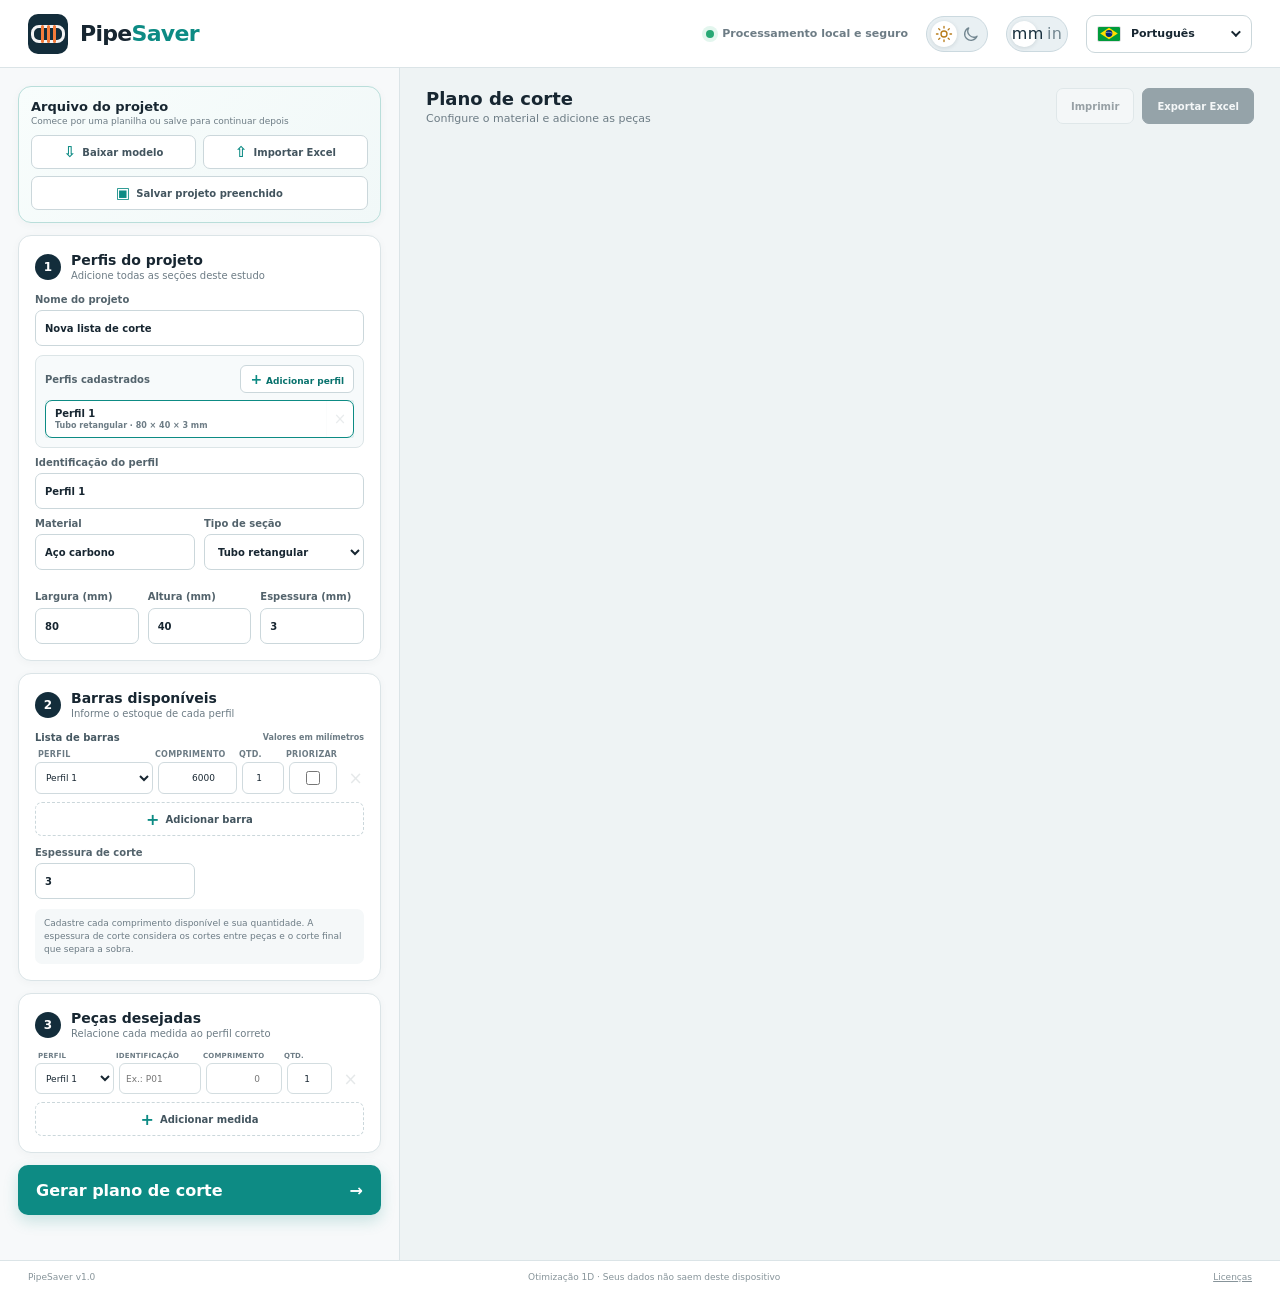
<file: index.html>
<!doctype html>
<html lang="pt-BR">
<head>
  <script src="theme.js?v=1"></script>
  <script src="unit.js?v=1"></script>
  <meta charset="utf-8">
  <meta name="viewport" content="width=device-width, initial-scale=1">
  <meta name="description" content="PipeSaver — otimizador online de listas de corte para tubos, barras e perfis.">
  <title>PipeSaver — Lista de corte de tubos</title>
  <link rel="stylesheet" href="styles.css?v=20260930-theme">
  <link rel="stylesheet" href="theme.css?v=1">
</head>
<body>
  <header class="topbar">
    <a class="brand" href="#" aria-label="PipeSaver">
      <span class="brand-mark" aria-hidden="true"><i></i><i></i><i></i></span>
      <span class="brand-name"><strong>Pipe</strong><b>Saver</b></span>
    </a>
    <div class="topbar-actions">
      <div class="top-status"><span></span><b data-i18n="localProcessing">Processamento local e seguro</b></div>
      <div id="languagePicker" class="language-picker">
        <button id="languageButton" class="language-trigger" type="button" aria-haspopup="listbox" aria-expanded="false" aria-label="Idioma: Português">
          <img id="currentFlag" src="flags/br.svg" alt=""><span id="currentLanguage">Português</span><i aria-hidden="true"></i>
        </button>
        <div id="languageMenu" class="language-menu" role="listbox" aria-label="Idioma" hidden>
          <button type="button" role="option" data-language="pt-BR"><img src="flags/br.svg" alt="">Português</button>
          <button type="button" role="option" data-language="en-US"><img src="flags/us.svg" alt="">English</button>
          <button type="button" role="option" data-language="es-ES"><img src="flags/es.svg" alt="">Español</button>
          <button type="button" role="option" data-language="zh-CN"><img src="flags/cn.svg" alt="">中文</button>
          <button type="button" role="option" data-language="hi-IN"><img src="flags/in.svg" alt="">हिन्दी</button>
          <button type="button" role="option" data-language="ar-SA"><img src="flags/sa.svg" alt="">العربية</button>
          <button type="button" role="option" data-language="fr-FR"><img src="flags/fr.svg" alt="">Français</button>
          <button type="button" role="option" data-language="bn-BD"><img src="flags/bd.svg" alt="">বাংলা</button>
          <button type="button" role="option" data-language="ru-RU"><img src="flags/ru.svg" alt="">Русский</button>
          <button type="button" role="option" data-language="de-DE"><img src="flags/de.svg" alt="">Deutsch</button>
          <button type="button" role="option" data-language="it-IT"><img src="flags/it.svg" alt="">Italiano</button>
          <button type="button" role="option" data-language="ja-JP"><img src="flags/jp.svg" alt="">日本語</button>
        </div>
        <select id="languageSelect" class="language-native-select" aria-label="Idioma" tabindex="-1">
          <option value="pt-BR">Português</option><option value="en-US">English</option><option value="es-ES">Español</option><option value="zh-CN">中文</option><option value="hi-IN">हिन्दी</option><option value="ar-SA">العربية</option><option value="fr-FR">Français</option><option value="bn-BD">বাংলা</option><option value="ru-RU">Русский</option><option value="de-DE">Deutsch</option><option value="it-IT">Italiano</option><option value="ja-JP">日本語</option>
        </select>
      </div>
    </div>
  </header>

  <main class="app-shell">
    <aside class="sidebar">
      <section class="panel project-file-panel">
        <div class="project-file-heading"><div><h2 data-i18n="projectFile">Arquivo do projeto</h2><p data-i18n="projectFileHelp">Comece por uma planilha ou salve para continuar depois</p></div></div>
        <div class="import-actions">
          <button id="templateButton" class="ghost-button" type="button"><span aria-hidden="true">⇩</span><b data-i18n="downloadTemplate">Baixar modelo</b></button>
          <label class="ghost-button import-button"><span aria-hidden="true">⇧</span><b data-i18n="importExcel">Importar Excel</b><input id="excelInput" type="file" accept=".xlsx,.xls,.csv" hidden></label>
          <button id="saveProjectButton" class="ghost-button save-project-button" type="button"><span aria-hidden="true">▣</span><b data-i18n="saveProject">Salvar projeto preenchido</b></button>
        </div>
      </section>

      <section class="panel">
        <div class="section-heading"><span>1</span><div><h2 data-i18n="projectProfiles">Perfis do projeto</h2><p data-i18n="projectProfilesHelp">Adicione todas as seções deste estudo</p></div></div>
        <label class="field full"><span data-i18n="projectName">Nome do projeto</span><input id="projectName" value="Nova lista de corte" maxlength="80"></label>
        <div class="profile-switcher">
          <div class="profile-list-heading"><span data-i18n="registeredProfiles">Perfis cadastrados</span><button id="addProfileButton" type="button"><b>+</b><span data-i18n="addProfile">Adicionar perfil</span></button></div>
          <div id="profileList" class="profile-list" role="listbox" aria-label="Perfis cadastrados"></div>
        </div>
        <label class="field full profile-name-field"><span data-i18n="profileIdentification">Identificação do perfil</span><input id="profileName" value="Perfil 1" maxlength="60" placeholder="Ex.: Tubo principal Ø60 × 3" data-i18n-placeholder="profilePlaceholder"></label>
        <div class="field-grid two">
          <label class="field"><span data-i18n="material">Material</span><input id="material" value="Aço carbono" maxlength="50"></label>
          <label class="field"><span data-i18n="sectionType">Tipo de seção</span>
            <select id="sectionType">
              <option value="roundTube" data-i18n="roundTube">Tubo redondo</option>
              <option value="squareTube" data-i18n="squareTube">Tubo quadrado</option>
              <option value="rectTube" selected data-i18n="rectTube">Tubo retangular</option>
              <option value="roundBar" data-i18n="roundBar">Barra redonda</option>
              <option value="flatBar" data-i18n="flatBar">Barra chata</option>
              <option value="angle" data-i18n="angle">Cantoneira</option>
              <option value="custom" data-i18n="customProfile">Outro perfil</option>
            </select>
          </label>
        </div>
        <div id="dimensionFields" class="field-grid three dimensions"></div>
      </section>

      <section class="panel">
        <div class="section-heading"><span>2</span><div><h2 data-i18n="availableBars">Barras disponíveis</h2><p data-i18n="availableBarsHelp">Informe o estoque de cada perfil</p></div></div>
        <div class="stock-heading"><strong data-i18n="barList">Lista de barras</strong><small data-i18n="valuesMm">Valores em milímetros</small></div>
        <div class="stock-columns"><span data-i18n="profile">Perfil</span><span data-i18n="length">Comprimento</span><span data-i18n="qty">Qtd.</span><span data-i18n="prioritize">Priorizar</span><span></span></div>
        <div id="stockBody" class="stock-list"></div>
        <button id="addStockButton" class="add-row-button stock-add-button" type="button"><span>+</span><b data-i18n="addBar">Adicionar barra</b></button>
        <div class="tool-field">
          <label class="field"><span data-i18n="kerf">Espessura de corte</span><input id="kerf" type="number" value="3" min="0" step="0.1"></label>
        </div>
        <p class="field-help" data-i18n="barHelp">Cadastre cada comprimento disponível e sua quantidade. A espessura de corte considera os cortes entre peças e o corte final que separa a sobra.</p>
      </section>

      <section class="panel cuts-panel">
        <div class="section-heading"><span>3</span><div><h2 data-i18n="desiredPieces">Peças desejadas</h2><p data-i18n="desiredPiecesHelp">Relacione cada medida ao perfil correto</p></div></div>
        <div class="cut-columns"><span data-i18n="profile">Perfil</span><span data-i18n="identification">Identificação</span><span data-i18n="length">Comprimento</span><span data-i18n="qty">Qtd.</span><span></span></div>
        <div id="cutsBody" class="cuts-list"></div>
        <button id="addCutButton" class="add-row-button" type="button"><span>+</span><b data-i18n="addMeasure">Adicionar medida</b></button>
      </section>

      <button id="optimizeButton" class="primary-button" type="button"><span data-i18n="generatePlan">Gerar plano de corte</span><span>→</span></button>
      <div id="message" class="message" role="status" aria-live="polite"></div>
    </aside>

    <section class="workspace">
      <div class="workspace-toolbar">
        <div><h1 data-i18n="cuttingPlan">Plano de corte</h1><p id="resultSubtitle" data-i18n="configureMaterial">Configure o material e adicione as peças</p></div>
        <div class="toolbar-actions">
          <button id="printButton" class="secondary-button" disabled data-i18n="print">Imprimir</button>
          <button id="exportButton" class="export-button" disabled data-i18n="exportExcel">Exportar Excel</button>
        </div>
      </div>

      <section class="result-area">
        <div id="resultContent" hidden>
          <div class="metrics">
            <article><span class="metric-icon bars">▤</span><div><small data-i18n="barsUsed">Barras utilizadas</small><strong id="metricBars">—</strong></div></article>
            <article><span class="metric-icon usage">◔</span><div><small data-i18n="utilization">Aproveitamento</small><strong id="metricUsage">—</strong></div></article>
            <article><span class="metric-icon pieces">◇</span><div><small data-i18n="pieces">Peças</small><strong id="metricPieces">—</strong></div></article>
            <article><span class="metric-icon waste">↘</span><div><small data-i18n="totalWaste">Sobra total</small><strong id="metricWaste">—</strong></div></article>
          </div>

          <div class="result-card visual-card">
            <div class="card-heading"><div><h2 data-i18n="barMap">Mapa das barras</h2><p data-i18n="barMapHelp">Cada cor representa uma medida da lista</p></div><span id="profileBadge" class="profile-badge"></span></div>
            <div id="barsVisual" class="bars-visual"></div>
          </div>

          <div class="result-card">
            <div class="card-heading"><div><h2 data-i18n="cutList">Lista de corte</h2><p data-i18n="cutListHelp">Padrões iguais são agrupados para facilitar a produção</p></div></div>
            <div class="result-table-wrap">
              <table class="result-table">
                <thead><tr><th data-i18n="profile">Perfil</th><th data-i18n="pattern">Padrão</th><th data-i18n="barUsed">Barra utilizada</th><th data-i18n="qty">Qtd.</th><th data-i18n="cutSequence">Sequência de cortes</th><th data-i18n="used">Usado</th><th data-i18n="wastePerBar">Sobra/barra</th><th data-i18n="utilization">Aproveitamento</th></tr></thead>
                <tbody id="patternsBody"></tbody>
              </table>
            </div>
          </div>
        </div>
      </section>
    </section>
  </main>

  <footer><span>PipeSaver v1.0</span><span data-i18n="footerPrivacy">Otimização 1D · Seus dados não saem deste dispositivo</span><a href="THIRD_PARTY_NOTICES.md" target="_blank" rel="noopener" data-i18n="licenses">Licenças</a></footer>
  <script src="vendor/xlsx.full.min.js"></script>
  <script src="i18n.js"></script>
  <script src="app.js?v=20260930-theme"></script>
</body>
</html>
</file>
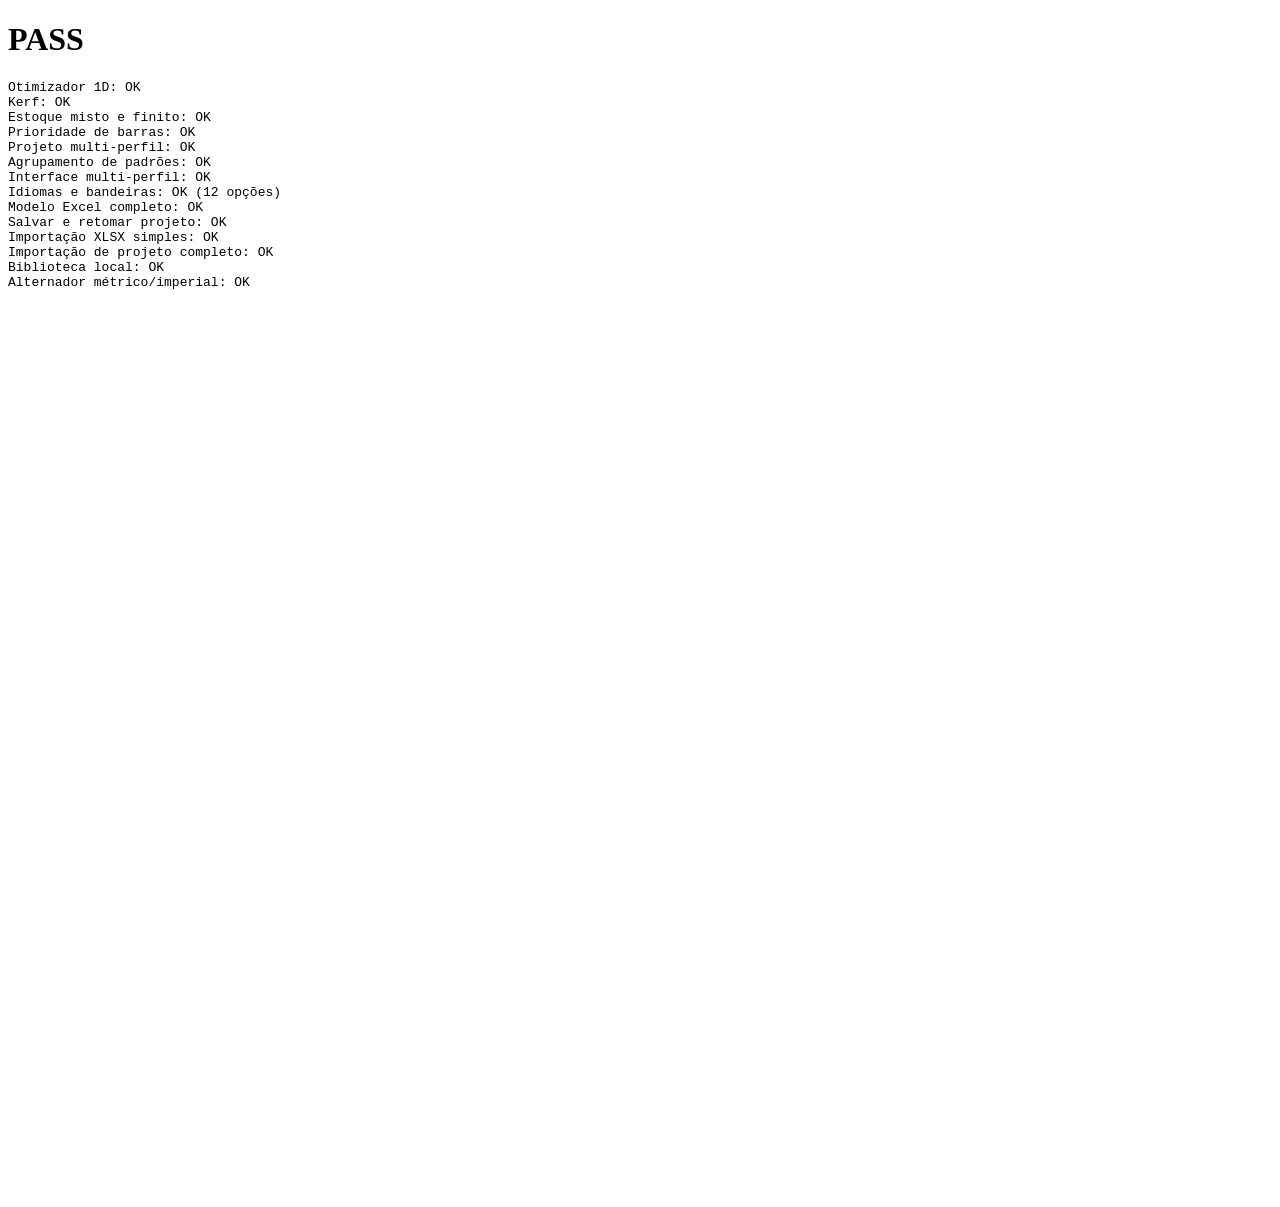
<file: tests/browser-tests.html>
<!doctype html>
<html lang="pt-BR">
<head><meta charset="utf-8"><title>Testes PipeSaver</title></head>
<body>
  <h1 id="status">RUNNING</h1>
  <pre id="details"></pre>
  <iframe id="app" src="../index.html" style="position:absolute;width:400px;height:900px;opacity:0;pointer-events:none"></iframe>
  <script>
    const wait = ms => new Promise(resolve => setTimeout(resolve, ms));
    document.getElementById('app').addEventListener('load', async () => {
      const log = [];
      try {
        const frame = document.getElementById('app'), win = frame.contentWindow, doc = frame.contentDocument;
        const core = win.PipeSaverCore;
        if (!core) throw new Error('API PipeSaverCore não carregada');
        if (!win.XLSX) throw new Error('SheetJS local não carregado');
        if (!doc.querySelector('.sidebar').firstElementChild.classList.contains('project-file-panel')) throw new Error('Arquivo do projeto não está acima da etapa 1');
        if (doc.getElementById('emptyState')) throw new Error('O painel vazio ainda está presente');
        if (doc.querySelector('.brand-name').textContent.replace(/\s/g, '') !== 'PipeSaver' || doc.querySelector('.brand small')) throw new Error('A marca PipeSaver não foi compactada corretamente');
        if (core.numberFrom('1.250,5') !== 1250.5) throw new Error('Conversão numérica pt-BR inválida');
        const languageSelect = doc.getElementById('languageSelect'), languageOptions = doc.querySelectorAll('#languageMenu [data-language]'), currentFlag = doc.getElementById('currentFlag');
        if (languageSelect.options.length !== 12 || languageOptions.length !== 12 || !currentFlag.getAttribute('src').endsWith('flags/br.svg')) throw new Error('Seletor de idiomas ou bandeira do Brasil inválido');
        await wait(50);
        if (!currentFlag.complete || !currentFlag.naturalWidth) throw new Error('Arquivo SVG da bandeira não foi carregado');
        const languageChecks = { 'en-US':'Cutting plan', 'es-ES':'Plan de corte', 'zh-CN':'切割方案', 'hi-IN':'कटिंग प्लान', 'ar-SA':'خطة القطع', 'fr-FR':'Plan de coupe', 'bn-BD':'কাটিং প্ল্যান', 'ru-RU':'Карта раскроя', 'de-DE':'Schnittplan', 'it-IT':'Piano di taglio', 'ja-JP':'切断プラン' };
        for (const [language, expected] of Object.entries(languageChecks)) {
          languageSelect.value = language; languageSelect.dispatchEvent(new Event('change'));
          if (doc.querySelector('[data-i18n="cuttingPlan"]').textContent !== expected) throw new Error(`Tradução inválida: ${language}`);
        }
        if (!currentFlag.getAttribute('src').endsWith('flags/jp.svg')) throw new Error('Bandeira selecionada não foi atualizada');
        languageSelect.value = 'ar-SA'; languageSelect.dispatchEvent(new Event('change'));
        if (doc.documentElement.dir !== 'rtl') throw new Error('Direção RTL do árabe inválida');
        languageSelect.value = 'pt-BR'; languageSelect.dispatchEvent(new Event('change'));
        if (doc.documentElement.dir !== 'ltr' || !currentFlag.getAttribute('src').endsWith('flags/br.svg')) throw new Error('Português ou bandeira do Brasil não foram restaurados');

        const base = { projectName:'Teste', material:'Aço', profile:{type:'rectTube',label:'Tubo retangular',dimensions:{width:80,height:40,thickness:3}}, stockLength:6000 };
        const noKerf = core.optimizeCuttingList({ ...base, kerf:0, cuts:[{id:'A',length:3000,quantity:2,colorIndex:0}] });
        if (noKerf.bins.length !== 1 || noKerf.totalWaste !== 0) throw new Error('Plano sem kerf incorreto');
        const withKerf = core.optimizeCuttingList({ ...base, kerf:3, cuts:[{id:'A',length:3000,quantity:2,colorIndex:0}] });
        if (withKerf.bins.length !== 2 || withKerf.totalKerfLoss !== 6 || withKerf.totalWaste !== 5994 || withKerf.utilization !== 50) throw new Error('Espessura de corte não foi respeitada');
        const exactFit = core.optimizeCuttingList({ ...base, kerf:3, cuts:[{id:'A',length:3000,quantity:1,colorIndex:0},{id:'B',length:2997,quantity:1,colorIndex:1}] });
        if (exactFit.bins.length !== 1 || Math.abs(exactFit.bins[0].used - 6000) > 1e-7 || !exactFit.optimal) throw new Error('Encaixe exato ou prova de ótimo incorreta');
        if (core.groupedPatterns(withKerf)[0].bins.length !== 2) throw new Error('Agrupamento de padrões iguais incorreto');
        const mixed = core.optimizeCuttingList({ ...base, name:'Estoque misto', kerf:3, stockTypes:[
          {id:'retalho-2003',kind:'scrap',length:2003,quantity:1},
          {id:'retalho-1000',kind:'scrap',length:1000,quantity:1},
          {id:'comercial-6000',kind:'commercial',length:6000,quantity:null}
        ], cuts:[{id:'M',length:1000,quantity:3,colorIndex:0}] });
        if (mixed.bins.length !== 2 || mixed.totalStockLength !== 3003 || mixed.totalWaste !== 0 || mixed.bins.some(bin => bin.stockType.kind !== 'scrap')) throw new Error('Seleção de barras mistas incorreta');
        const regularStock = core.optimizeCuttingList({ ...base, name:'Sem prioridade', kerf:3, stockTypes:[
          {id:'barra-4000',length:4000,quantity:1,priority:false},
          {id:'barra-6000',length:6000,quantity:2,priority:false}
        ], cuts:[{id:'R',length:1250,quantity:8,colorIndex:0}] });
        const priorityStock = core.optimizeCuttingList({ ...base, name:'Com prioridade', kerf:3, stockTypes:[
          {id:'barra-4000',length:4000,quantity:1,priority:true},
          {id:'barra-6000',length:6000,quantity:2,priority:false}
        ], cuts:[{id:'R',length:1250,quantity:8,colorIndex:0}] });
        if (regularStock.bins.length !== 2 || regularStock.bins.some(bin => bin.stockLength !== 6000)) throw new Error('Otimização normal de barras incorreta');
        if (priorityStock.bins.length !== 3 || priorityStock.bins.filter(bin => bin.stockType.priority && bin.stockLength === 4000).length !== 1) throw new Error('Barra prioritária não foi consumida primeiro');
        let shortageDetected = false;
        try { core.optimizeCuttingList({ ...base, name:'Estoque finito', kerf:0, stockTypes:[{id:'unico',kind:'scrap',length:1000,quantity:1}], cuts:[{id:'F',length:1000,quantity:2,colorIndex:0}] }); }
        catch (error) { shortageDetected = /insuficiente/.test(error.message); }
        if (!shortageDetected) throw new Error('Limite de quantidade das barras não foi respeitado');
        const project = core.optimizeProject({ projectName:'Projeto completo', profiles:[
          { ...base, id:'perfil-a', name:'Perfil A', kerf:0, stockTypes:[{id:'a-6000',kind:'commercial',length:6000,quantity:null}], cuts:[{id:'A',length:1000,quantity:2,colorIndex:0}] },
          { ...base, id:'perfil-b', name:'Perfil B', kerf:0, stockTypes:[{id:'b-3000',kind:'commercial',length:3000,quantity:null}], cuts:[{id:'B',length:500,quantity:2,colorIndex:0}] }
        ] });
        if (project.profileResults.length !== 2 || project.totalPieces !== 4 || project.totalBars !== 2) throw new Error('Perfis diferentes foram misturados ou não agregados corretamente');
        log.push('Otimizador 1D: OK', 'Kerf: OK', 'Estoque misto e finito: OK', 'Prioridade de barras: OK', 'Projeto multi-perfil: OK', 'Agrupamento de padrões: OK');

        const originalWriteFile = win.XLSX.writeFile; let downloadedWorkbook = null, downloadedName = '';
        win.XLSX.writeFile = (workbook, name) => { downloadedWorkbook = workbook; downloadedName = name; };
        doc.getElementById('templateButton').click();
        const expectedSheets = ['Perfis','Barras','Cortes','Configuracoes','Instrucoes'];
        if (downloadedWorkbook.SheetNames.join('|') !== expectedSheets.join('|') || downloadedName !== 'modelo_completo_pipesaver.xlsx') throw new Error('Modelo Excel completo não foi gerado');
        const templateProfileRows = win.XLSX.utils.sheet_to_json(downloadedWorkbook.Sheets.Perfis, {header:1,defval:''});
        if (!['Diametro_mm','Lado_mm','Largura_mm','Altura_mm','Aba_A_mm','Aba_B_mm','Espessura_mm','Descricao_secao'].every(header => templateProfileRows[0].includes(header)) || templateProfileRows.length < 8 || !downloadedWorkbook.Sheets.Perfis['!autofilter'] || !downloadedWorkbook.Sheets.Barras['!autofilter'] || !downloadedWorkbook.Sheets.Cortes['!autofilter']) throw new Error('Modelo não contém todas as dimensões de seção e filtros');

        const cutsBody = doc.getElementById('cutsBody');
        if (cutsBody.children.length !== 1) throw new Error('Lista inicial de medidas inválida');
        if (/\bblank/i.test(doc.body.textContent)) throw new Error('O termo blank ainda aparece na interface');
        const profileList = doc.getElementById('profileList'), profileItems = () => [...profileList.querySelectorAll('.profile-list-item')];
        if (profileItems().length !== 1 || doc.getElementById('stockBody').children.length !== 1) throw new Error('Cadastro inicial do perfil inválido');
        doc.getElementById('profileName').value = 'Longarinas';
        doc.getElementById('profileName').dispatchEvent(new Event('input'));
        doc.getElementById('addProfileButton').click();
        if (profileItems().length !== 2 || doc.getElementById('profileName').value !== 'Perfil 2') throw new Error('Botão adicionar perfil falhou');
        doc.getElementById('addProfileButton').click();
        profileItems()[2].querySelector('.profile-list-remove').click();
        if (profileItems().length !== 2 || doc.getElementById('profileName').value !== 'Perfil 2') throw new Error('Remoção pela lista de perfis falhou');
        profileItems()[0].querySelector('.profile-list-select').click();
        if (doc.getElementById('profileName').value !== 'Longarinas') throw new Error('Dados não foram preservados ao trocar de perfil');
        if (!profileItems()[0].classList.contains('active') || !profileItems()[0].textContent.includes('Longarinas')) throw new Error('Lista visível de perfis não indicou o item em edição');
        const stockBody = doc.getElementById('stockBody');
        doc.getElementById('addStockButton').click();
        const firstProfileId = profileItems()[0].dataset.profileId;
        if (stockBody.children.length !== 2 || stockBody.lastElementChild.querySelector('.stock-profile').value !== firstProfileId) throw new Error('Botão adicionar barra falhou');
        doc.getElementById('addStockButton').click();
        stockBody.lastElementChild.querySelector('.remove-stock').click();
        if (stockBody.children.length !== 2) throw new Error('Remoção de barra falhou');
        const stockRows = [...stockBody.querySelectorAll('.stock-row')];
        stockRows[0].querySelector('.stock-length').value = '6000'; stockRows[0].querySelector('.stock-quantity').value = '2';
        stockRows[1].querySelector('.stock-length').value = '4000'; stockRows[1].querySelector('.stock-quantity').value = '1'; stockRows[1].querySelector('.stock-priority').checked = true;
        doc.getElementById('addCutButton').click();
        if (cutsBody.children.length !== 2 || cutsBody.lastElementChild.querySelector('.cut-profile').value !== firstProfileId) throw new Error('Botão adicionar medida falhou');
        cutsBody.querySelector('.cut-row:last-child .remove-cut').click();
        doc.getElementById('sectionType').value = 'roundTube';
        doc.getElementById('sectionType').dispatchEvent(new Event('change'));
        if (doc.querySelectorAll('#dimensionFields input').length !== 2) throw new Error('Campos dinâmicos da seção falharam');
        const dimensionInputs = [...doc.querySelectorAll('#dimensionFields input')];
        if (Math.abs(dimensionInputs[0].getBoundingClientRect().top - dimensionInputs[1].getBoundingClientRect().top) > 0.5) throw new Error('Diâmetro e espessura do tubo redondo estão desalinhados');

        const row = cutsBody.children[0];
        row.querySelector('.cut-id').value = 'T01'; row.querySelector('.cut-length').value = '1000'; row.querySelector('.cut-quantity').value = '6';
        doc.getElementById('projectName').value = 'Projeto salvo';
        doc.getElementById('saveProjectButton').click();
        const savedProfiles = win.XLSX.utils.sheet_to_json(downloadedWorkbook.Sheets.Perfis, {defval:''}), savedStocks = win.XLSX.utils.sheet_to_json(downloadedWorkbook.Sheets.Barras, {defval:''}), savedCuts = win.XLSX.utils.sheet_to_json(downloadedWorkbook.Sheets.Cortes, {defval:''}), savedSettings = win.XLSX.utils.sheet_to_json(downloadedWorkbook.Sheets.Configuracoes, {header:1,defval:''});
        if (!downloadedName.includes('Projeto_salvo_projeto_pipesaver') || savedProfiles.length !== 2 || savedStocks.length !== 2 || savedStocks[1].Priorizar !== 'Sim' || savedCuts[0].Identificacao !== 'T01' || !savedSettings.some(item => item[0] === 'Nome_projeto' && item[1] === 'Projeto salvo')) throw new Error('Salvamento do formulário em Excel falhou');
        doc.getElementById('optimizeButton').click();
        for (let retry = 0; retry < 40 && doc.getElementById('resultContent').hidden; retry++) await wait(50);
        if (doc.getElementById('resultContent').hidden || doc.getElementById('metricBars').textContent !== '2') throw new Error('Fluxo da interface não gerou o plano esperado');

        const workbook = win.XLSX.utils.book_new();
        win.XLSX.utils.book_append_sheet(workbook, win.XLSX.utils.aoa_to_sheet([['Identificacao','Comprimento_mm','Quantidade'],['IMP-01',1500,2]]), 'Cortes');
        const bytes = win.XLSX.write(workbook, { bookType:'xlsx', type:'array' });
        const transfer = new win.DataTransfer();
        transfer.items.add(new win.File([bytes], 'teste.xlsx', { type:'application/vnd.openxmlformats-officedocument.spreadsheetml.sheet' }));
        const input = doc.getElementById('excelInput');
        Object.defineProperty(input, 'files', { configurable:true, value:transfer.files });
        input.dispatchEvent(new win.Event('change'));
        for (let retry = 0; retry < 40 && cutsBody.querySelector('.cut-id').value !== 'IMP-01'; retry++) await wait(50);
        if (cutsBody.children.length !== 1 || cutsBody.querySelector('.cut-length').value !== '1500' || cutsBody.querySelector('.cut-quantity').value !== '2') throw new Error('Importação XLSX inválida');

        const fullWorkbook = win.XLSX.utils.book_new();
        win.XLSX.utils.book_append_sheet(fullWorkbook, win.XLSX.utils.aoa_to_sheet([
          ['Perfil','Material','Tipo_secao','Diametro_mm','Lado_mm','Largura_mm','Altura_mm','Aba_A_mm','Aba_B_mm','Espessura_mm','Descricao_secao'],
          ['Tubos Ø60','Aço carbono','Tubo redondo',60,'','','','','',3,''],
          ['Travessas 80x40','Aço carbono','Tubo retangular','','',80,40,'','',3,'']
        ]), 'Perfis');
        win.XLSX.utils.book_append_sheet(fullWorkbook, win.XLSX.utils.aoa_to_sheet([
          ['Perfil','Comprimento_barra_mm','Quantidade','Priorizar'],
          ['Tubos Ø60',6000,2,'Não'],
          ['Tubos Ø60',1800,1,'Sim'],
          ['Travessas 80x40',12000,4,'Não']
        ]), 'Barras');
        win.XLSX.utils.book_append_sheet(fullWorkbook, win.XLSX.utils.aoa_to_sheet([
          ['Perfil','Identificacao','Comprimento_mm','Quantidade','Observacao'],
          ['Tubos Ø60','TP-01',1200,3,'Corte principal'],
          ['Travessas 80x40','TR-01',850,5,'Separar por lote']
        ]), 'Cortes');
        win.XLSX.utils.book_append_sheet(fullWorkbook, win.XLSX.utils.aoa_to_sheet([
          ['Configuracao','Valor'],
          ['Nome_projeto','Projeto importado'],
          ['Espessura_corte_mm',2]
        ]), 'Configuracoes');
        const fullBytes = win.XLSX.write(fullWorkbook, { bookType:'xlsx', type:'array' });
        const fullTransfer = new win.DataTransfer();
        fullTransfer.items.add(new win.File([fullBytes], 'projeto-completo.xlsx', { type:'application/vnd.openxmlformats-officedocument.spreadsheetml.sheet' }));
        Object.defineProperty(input, 'files', { configurable:true, value:fullTransfer.files });
        input.dispatchEvent(new win.Event('change'));
        for (let retry = 0; retry < 40 && (profileItems()[0]?.querySelector('strong').textContent !== 'Tubos Ø60' || cutsBody.querySelector('.cut-id')?.value !== 'TP-01'); retry++) await wait(50);
        if (profileItems().length !== 2 || stockBody.children.length !== 3 || cutsBody.children.length !== 2 || cutsBody.querySelector('.cut-id').value !== 'TP-01' || doc.getElementById('kerf').value !== '2' || !stockBody.children[1].querySelector('.stock-priority').checked) throw new Error('Importação do projeto completo inválida');
        profileItems()[1].querySelector('.profile-list-select').click();
        const secondProfileId = profileItems()[1].dataset.profileId, secondCut = [...cutsBody.children].find(item => item.querySelector('.cut-profile').value === secondProfileId), secondStock = [...stockBody.children].find(item => item.querySelector('.stock-profile').value === secondProfileId);
        if (doc.getElementById('sectionType').value !== 'rectTube' || secondCut?.querySelector('.cut-id').value !== 'TR-01' || secondStock?.querySelector('.stock-length').value !== '12000') throw new Error('Relacionamento entre perfis, barras e cortes importados inválido');
        doc.getElementById('saveProjectButton').click();
        const roundTripCuts = win.XLSX.utils.sheet_to_json(downloadedWorkbook.Sheets.Cortes, {defval:''});
        if (roundTripCuts[0].Observacao !== 'Corte principal' || roundTripCuts[1].Observacao !== 'Separar por lote') throw new Error('Observações não foram preservadas ao reabrir e salvar o projeto');
        win.XLSX.writeFile = originalWriteFile;

        if (doc.documentElement.dataset.unit !== 'mm') throw new Error('Unidade padrão não é mm');
        if (Math.abs(core.convertUnit(25.4, 'mm', 'in') - 1) > 1e-9 || Math.abs(core.convertUnit(1, 'in', 'mm') - 25.4) > 1e-9) throw new Error('Conversão mm/in incorreta');
        const unitToggle = doc.getElementById('unitToggle');
        if (!unitToggle) throw new Error('Alternador de unidade não encontrado');
        const kerfMm = Number(doc.getElementById('kerf').value);
        const dimensionInputsMm = [...doc.querySelectorAll('#dimensionFields input')].map(el => Number(el.value));
        unitToggle.click();
        if (doc.documentElement.dataset.unit !== 'in') throw new Error('Alternância para polegadas falhou');
        if (win.localStorage.getItem('pipesaver-unit') !== 'in') throw new Error('Preferência de unidade não foi persistida');
        if (!doc.querySelector('#dimensionFields span').textContent.includes('(in)')) throw new Error('Rótulo das dimensões não indicou polegadas');
        const kerfIn = Number(doc.getElementById('kerf').value);
        if (Math.abs(kerfIn - kerfMm / 25.4) > 0.01) throw new Error('Espessura de corte não converteu para polegadas');
        const dimensionInputsIn = [...doc.querySelectorAll('#dimensionFields input')].map(el => Number(el.value));
        if (dimensionInputsIn.some((value, index) => Math.abs(value - dimensionInputsMm[index] / 25.4) > 0.01)) throw new Error('Dimensões do perfil não converteram para polegadas');
        unitToggle.click();
        if (doc.documentElement.dataset.unit !== 'mm' || win.localStorage.getItem('pipesaver-unit') !== 'mm') throw new Error('Alternância de volta para milímetros falhou');
        if (Math.abs(Number(doc.getElementById('kerf').value) - kerfMm) > 0.05) throw new Error('Ida e volta mm→in→mm perdeu precisão da espessura de corte');
        const dimensionInputsRoundTrip = [...doc.querySelectorAll('#dimensionFields input')].map(el => Number(el.value));
        if (dimensionInputsRoundTrip.some((value, index) => Math.abs(value - dimensionInputsMm[index]) > 0.05)) throw new Error('Ida e volta mm→in→mm perdeu precisão das dimensões');
        log.push('Interface multi-perfil: OK', 'Idiomas e bandeiras: OK (12 opções)', 'Modelo Excel completo: OK', 'Salvar e retomar projeto: OK', 'Importação XLSX simples: OK', 'Importação de projeto completo: OK', 'Biblioteca local: OK', 'Alternador métrico/imperial: OK');
        document.getElementById('status').textContent = 'PASS';
      } catch (error) {
        document.getElementById('status').textContent = 'FAIL';
        log.push(error.stack || error.message);
      }
      document.getElementById('details').textContent = log.join('\n');
    });
  </script>
</body>
</html>
</file>
<file: styles.css>
:root {
  --ink: #172631;
  --muted: #6d7c85;
  --line: #dbe4e7;
  --panel: #fff;
  --bg: #eef3f4;
  --navy: #132d3b;
  --teal: #0d8b84;
  --teal-dark: #08726d;
  --teal-soft: #e8f7f5;
  --orange: #f47b3a;
  --danger: #bd453a;
  font-family: Inter, ui-sans-serif, system-ui, -apple-system, "Segoe UI", sans-serif;
}
* { box-sizing: border-box; }
html, body { min-height: 100%; }
body { margin: 0; color: var(--ink); background: var(--bg); }
button, input, select { font: inherit; }
button { color: inherit; }
.topbar { height: 68px; display: flex; align-items: center; justify-content: space-between; padding: 0 28px; background: #fff; border-bottom: 1px solid var(--line); }
.brand { display: flex; align-items: center; gap: 12px; color: inherit; text-decoration: none; }
.brand-mark { position: relative; width: 40px; height: 40px; display: flex; align-items: center; justify-content: center; gap: 3px; border-radius: 10px; background: var(--navy); overflow: hidden; }
.brand-mark::before { content: ''; position: absolute; width: 28px; height: 12px; border: 3px solid #fff; border-radius: 8px; opacity: .95; }
.brand-mark i { position: relative; z-index: 1; width: 3px; height: 18px; background: var(--orange); border-radius: 2px; }
.brand-name { display: flex; align-items: baseline; gap: 0; line-height: 1; white-space: nowrap; }
.brand strong, .brand b { display: block; margin: 0; font-size: 22px; letter-spacing: -.7px; }
.brand strong { font-weight: 800; }.brand b { color: var(--teal); }
.topbar-actions { display: flex; align-items: center; gap: 18px; }
.top-status { display: flex; align-items: center; gap: 8px; color: var(--muted); font-size: 11px; }
.top-status b { font-weight: 600; }
.top-status span { width: 8px; height: 8px; border-radius: 50%; background: #28a875; box-shadow: 0 0 0 4px #e3f6ee; }
.language-picker { position: relative; z-index: 40; color: var(--muted); }
.language-trigger { width: 166px; height: 38px; display: grid; grid-template-columns: 26px minmax(0,1fr) 10px; align-items: center; gap: 8px; padding: 0 10px; border: 1px solid #cbd7db; border-radius: 9px; background: #fff; color: var(--ink); font-size: 11px; font-weight: 750; text-align: left; cursor: pointer; }
.language-trigger:hover, .language-trigger[aria-expanded="true"] { border-color: var(--teal); box-shadow: 0 0 0 2px rgba(13,139,132,.1); }
.language-trigger img, .language-menu img { width: 24px; height: 16px; display: block; border: 1px solid rgba(23,38,49,.14); border-radius: 2px; object-fit: cover; }
.language-trigger i { width: 7px; height: 7px; border-right: 2px solid currentColor; border-bottom: 2px solid currentColor; transform: rotate(45deg) translateY(-2px); }
.language-menu { position: absolute; top: calc(100% + 5px); right: 0; width: 192px; max-height: min(430px,calc(100vh - 86px)); overflow-y: auto; padding: 5px; border: 1px solid #bdcbd0; border-radius: 9px; background: #fff; box-shadow: 0 14px 35px rgba(17,41,53,.2); }
.language-menu[hidden] { display: none; }
.language-menu button { width: 100%; min-height: 34px; display: grid; grid-template-columns: 28px minmax(0,1fr); align-items: center; gap: 8px; padding: 6px 8px; border: 0; border-radius: 6px; background: transparent; color: var(--ink); font-size: 11px; text-align: left; cursor: pointer; }
.language-menu button:hover, .language-menu button:focus { outline: none; background: #edf7f6; }
.language-menu button[aria-selected="true"] { background: var(--teal); color: #fff; font-weight: 800; }
.language-native-select { position: absolute; width: 1px; height: 1px; padding: 0; margin: -1px; overflow: hidden; clip: rect(0,0,0,0); white-space: nowrap; border: 0; }
.app-shell { min-height: calc(100vh - 100px); display: grid; grid-template-columns: 400px minmax(0,1fr); }
.sidebar { padding: 18px; overflow-y: auto; border-right: 1px solid var(--line); background: #f7f9fa; }
.panel { margin-bottom: 12px; padding: 16px; border: 1px solid var(--line); border-radius: 13px; background: var(--panel); box-shadow: 0 2px 10px rgba(21,45,58,.035); }
.section-heading { display: flex; align-items: center; gap: 10px; margin-bottom: 13px; }
.section-heading > span { flex: 0 0 26px; width: 26px; height: 26px; display: grid; place-items: center; border-radius: 50%; background: var(--navy); color: #fff; font-size: 12px; font-weight: 800; }
.section-heading h2 { margin: 0; font-size: 14px; }.section-heading p { margin: 2px 0 0; color: var(--muted); font-size: 10px; }
.field-grid { display: grid; gap: 9px; }.field-grid.two { grid-template-columns: 1fr 1fr; }.field-grid.three { grid-template-columns: repeat(3,1fr); }
.field { min-width: 0; display: block; color: #53636c; font-size: 10px; font-weight: 700; }.field.full { margin-bottom: 9px; }
.field input, .field select { width: 100%; height: 36px; margin-top: 5px; padding: 7px 9px; border: 1px solid #cbd7db; border-radius: 7px; outline: none; background: #fff; color: var(--ink); }
.field input:focus, .field select:focus, .cut-input:focus { border-color: var(--teal); box-shadow: 0 0 0 2px rgba(13,139,132,.11); }
.dimensions { margin-top: 9px; }.dimensions:empty { display: none; }.dimensions .field > span { min-height: 24px; display: flex; align-items: flex-end; line-height: 1.2; }
.profile-switcher { margin-bottom: 9px; padding: 9px; border: 1px solid #dce5e7; border-radius: 8px; background: #f7fafb; }
.profile-list-heading { display: flex; align-items: center; justify-content: space-between; gap: 8px; margin-bottom: 7px; color: #53636c; font-size: 10px; font-weight: 750; }
.profile-list-heading button { min-height: 28px; padding: 0 9px; border: 1px solid #cbd7db; border-radius: 6px; background: #fff; color: var(--teal-dark); font-size: 9px; font-weight: 800; cursor: pointer; }.profile-list-heading button b { margin-right: 4px; color: var(--teal); font-size: 14px; }.profile-list-heading button:hover { border-color: var(--teal); background: var(--teal-soft); }
.profile-list { max-height: 158px; display: grid; gap: 5px; overflow-y: auto; }
.profile-list-item { min-width: 0; display: grid; grid-template-columns: minmax(0,1fr) 27px; align-items: stretch; border: 1px solid #d4dfe2; border-radius: 7px; background: #fff; overflow: hidden; }
.profile-list-item.active { border-color: var(--teal); box-shadow: 0 0 0 2px rgba(13,139,132,.1); }
.profile-list-select { min-width: 0; padding: 7px 9px; border: 0; background: transparent; color: var(--ink); text-align: left; cursor: pointer; }.profile-list-select strong, .profile-list-select small { display: block; overflow: hidden; text-overflow: ellipsis; white-space: nowrap; }.profile-list-select strong { font-size: 10px; }.profile-list-select small { margin-top: 2px; color: var(--muted); font-size: 8px; font-weight: 600; }
.profile-list-remove { width: 27px; border: 0; border-left: 1px solid #edf1f2; background: transparent; color: #a5b0b5; font-size: 15px; cursor: pointer; }.profile-list-remove:hover:not(:disabled) { color: var(--danger); background: #fff0ee; }.profile-list-remove:disabled { opacity: .25; cursor: default; }
.profile-name-field { margin-top: 0; }
.field-help { margin: 10px 0 0; padding: 8px 9px; border-radius: 7px; background: #f5f8f9; color: var(--muted); font-size: 9px; line-height: 1.45; }.field-help strong { color: #52626b; }
.stock-heading { display: flex; align-items: center; justify-content: space-between; gap: 8px; margin-bottom: 7px; color: #465862; font-size: 10px; }.stock-heading small { color: var(--muted); font-size: 8px; font-weight: 600; }
.stock-columns, .stock-row { display: grid; grid-template-columns: minmax(0,1fr) 79px 42px 48px 22px; gap: 5px; }
.stock-columns { padding: 0 3px 3px; color: var(--muted); font-size: 8px; font-weight: 750; text-transform: uppercase; letter-spacing: .03em; }
.stock-list { display: grid; gap: 6px; }.stock-row { align-items: center; }.stock-row input, .stock-row select { width: 100%; height: 32px; padding: 5px 6px; border: 1px solid #d0dade; border-radius: 6px; background: #fff; color: var(--ink); font-size: 9px; outline: none; }.stock-row input:focus, .stock-row select:focus { border-color: var(--teal); box-shadow: 0 0 0 2px rgba(13,139,132,.1); }.stock-length, .stock-quantity { text-align: right; }
.stock-priority-label { height: 32px; display: flex; align-items: center; justify-content: center; border: 1px solid #d0dade; border-radius: 6px; background: #fff; cursor: pointer; }.stock-priority-label:has(input:checked) { border-color: var(--teal); background: var(--teal-soft); }.stock-priority-label input { width: 14px; height: 14px; margin: 0; padding: 0; accent-color: var(--teal); cursor: pointer; }
.remove-stock { width: 27px; height: 31px; padding: 0; border: 0; border-radius: 5px; background: transparent; color: #99a6ac; font-size: 17px; cursor: pointer; }.remove-stock:hover:not(:disabled) { color: var(--danger); background: #fff0ee; }.remove-stock:disabled { opacity: .25; cursor: default; }
.stock-add-button { margin-top: 8px; }.tool-field { width: calc(50% - 5px); margin-top: 11px; }
.import-actions { display: grid; grid-template-columns: 1fr 1fr; gap: 7px; margin-bottom: 10px; }
.save-project-button { grid-column: 1 / -1; background: var(--teal-soft); border-color: #b9deda; color: var(--teal-dark); }
.project-file-panel { padding: 12px; border-color: #b9deda; background: linear-gradient(135deg,#f8fdfc,#f1f8f8); }.project-file-heading h2 { margin: 0; font-size: 13px; }.project-file-heading p { margin: 2px 0 9px; color: var(--muted); font-size: 9px; }.project-file-panel .import-actions { margin-bottom: 0; }
.ghost-button, .add-row-button { min-height: 34px; display: flex; align-items: center; justify-content: center; gap: 6px; border: 1px solid #cbd7db; border-radius: 7px; background: #fff; color: #42545e; font-size: 10px; font-weight: 750; cursor: pointer; }
.ghost-button:hover, .add-row-button:hover { border-color: var(--teal); color: var(--teal-dark); background: var(--teal-soft); }
.ghost-button span { color: var(--teal); font-size: 15px; }.ghost-button b, .add-row-button b { font: inherit; }.import-button { position: relative; }
.cut-columns, .cut-row { display: grid; grid-template-columns: minmax(0,1fr) 82px 76px 45px 27px; gap: 5px; }
.cut-columns { padding: 0 3px 3px; color: var(--muted); font-size: 7px; font-weight: 750; text-transform: uppercase; letter-spacing: .025em; }
.cuts-list { display: grid; gap: 6px; }
.cut-row { align-items: center; }
.cut-input { width: 100%; height: 31px; padding: 5px 6px; border: 1px solid #d3dde0; border-radius: 6px; outline: none; background: #fff; color: var(--ink); font-size: 9px; }
.cut-length, .cut-quantity { text-align: right; }
.remove-cut { width: 27px; height: 30px; border: 0; border-radius: 5px; background: transparent; color: #99a6ac; font-size: 17px; cursor: pointer; }.remove-cut:hover:not(:disabled) { color: var(--danger); background: #fff0ee; }.remove-cut:disabled { opacity: .25; cursor: default; }
.add-row-button { width: 100%; margin-top: 8px; border-style: dashed; }.add-row-button span { color: var(--teal); font-size: 16px; }
table { width: 100%; border-collapse: collapse; }
.primary-button { width: 100%; height: 50px; display: flex; align-items: center; justify-content: space-between; padding: 0 18px; border: 0; border-radius: 10px; background: var(--teal); color: #fff; font-weight: 800; cursor: pointer; box-shadow: 0 6px 15px rgba(13,139,132,.2); }.primary-button:hover { background: var(--teal-dark); }.primary-button:disabled { opacity: .55; cursor: wait; }
.message { min-height: 19px; margin: 8px 4px 0; color: var(--muted); font-size: 10px; line-height: 1.4; }.message.error { color: var(--danger); }.message.success { color: #167458; }
.workspace { min-width: 0; padding: 0 26px 28px; background: var(--bg); }
.workspace-toolbar { min-height: 76px; display: flex; align-items: center; gap: 16px; }
.workspace-toolbar h1 { margin: 0; font-size: 18px; }.workspace-toolbar p { margin: 3px 0 0; color: var(--muted); font-size: 11px; }
.toolbar-actions { margin-left: auto; display: flex; gap: 8px; }.toolbar-actions button { height: 36px; padding: 0 14px; border-radius: 7px; font-size: 10px; font-weight: 750; cursor: pointer; }
.secondary-button { border: 1px solid #cbd7db; background: #fff; }.export-button { border: 1px solid var(--navy); background: var(--navy); color: #fff; }.toolbar-actions button:disabled { opacity: .4; cursor: default; }
.result-area { min-height: 0; }
.metrics { display: grid; grid-template-columns: repeat(4,1fr); gap: 12px; margin-bottom: 13px; }
.metrics article { min-width: 0; min-height: 69px; display: flex; align-items: center; gap: 11px; padding: 12px; border: 1px solid var(--line); border-radius: 10px; background: #fff; }
.metric-icon { flex: 0 0 37px; width: 37px; height: 37px; display: grid; place-items: center; border-radius: 8px; font-weight: 850; }.metric-icon.bars { color: var(--teal); background: var(--teal-soft); }.metric-icon.usage { color: var(--orange); background: #fff0e8; }.metric-icon.pieces { color: #5574a0; background: #edf3fb; }.metric-icon.waste { color: #916b32; background: #f8f2e7; }
.metrics small { display: block; overflow: hidden; color: var(--muted); font-size: 9px; white-space: nowrap; text-overflow: ellipsis; }.metrics strong { display: block; margin-top: 2px; font-size: 17px; }
.result-card { margin-bottom: 13px; padding: 17px; border: 1px solid var(--line); border-radius: 11px; background: #fff; box-shadow: 0 2px 10px rgba(21,45,58,.03); }
.card-heading { display: flex; align-items: center; gap: 12px; margin-bottom: 15px; }.card-heading h2 { margin: 0; font-size: 14px; }.card-heading p { margin: 3px 0 0; color: var(--muted); font-size: 10px; }
.profile-badge { margin-left: auto; padding: 6px 9px; border-radius: 6px; background: #f1f5f6; color: #53646d; font-size: 9px; font-weight: 750; }
.bars-visual { display: grid; gap: 13px; max-height: 410px; overflow-y: auto; padding-right: 5px; }
.profile-result-heading { display: flex; align-items: center; justify-content: space-between; gap: 12px; margin: 5px 0 -3px; padding: 8px 10px; border-left: 3px solid var(--teal); border-radius: 4px; background: #f2f7f7; color: #344952; font-size: 10px; font-weight: 800; }.profile-result-heading span { color: var(--muted); font-size: 8px; font-weight: 650; }
.bar-row { display: grid; grid-template-columns: 78px minmax(180px,1fr) 88px; align-items: center; gap: 10px; }
.bar-label { font-size: 9px; font-weight: 800; color: #52636c; }.bar-label small { display: block; margin-top: 2px; color: var(--muted); font-size: 7px; font-weight: 650; }.bar-track { position: relative; height: 35px; display: flex; overflow: hidden; border: 1px solid #9cafb5; border-radius: 6px; background: repeating-linear-gradient(135deg,#f2f5f6,#f2f5f6 5px,#e8edef 5px,#e8edef 10px); }
.bar-piece { position: relative; min-width: 2px; display: grid; place-items: center; border-right: 1px solid rgba(255,255,255,.9); color: #fff; font-size: 8px; font-weight: 800; text-shadow: 0 1px 2px rgba(0,0,0,.25); white-space: nowrap; overflow: hidden; }
.bar-kerf { flex: 0 0 auto; min-width: 1px; background: #243a45; opacity: .88; }
.bar-waste-label { color: var(--muted); font-size: 9px; text-align: right; }.bar-waste-label strong { color: #57676f; }
.result-table-wrap { overflow-x: auto; }.result-table { min-width: 790px; }.result-table th { padding: 8px 9px; border-bottom: 1px solid var(--line); background: #f7f9fa; color: #63727a; font-size: 8px; text-align: left; text-transform: uppercase; letter-spacing: .035em; }.result-table td { padding: 10px 9px; border-bottom: 1px solid #edf1f2; color: #40515a; font-size: 10px; vertical-align: top; }.result-table tr:last-child td { border-bottom: 0; }.pattern-code { color: var(--teal-dark); font-weight: 850; }.cut-sequence { line-height: 1.55; }.cut-chip { display: inline-block; margin: 0 4px 3px 0; padding: 3px 6px; border-radius: 4px; background: #eff4f5; white-space: nowrap; }
footer { height: 32px; display: flex; align-items: center; justify-content: space-between; padding: 0 28px; border-top: 1px solid var(--line); background: #fff; color: #87949a; font-size: 9px; } footer a { color: inherit; }
@media (max-width: 1050px) { .app-shell { grid-template-columns: 350px minmax(0,1fr); }.sidebar { padding: 13px; }.workspace { padding: 0 15px 20px; }.metrics { grid-template-columns: 1fr 1fr; }.top-status { display: none; } }
@media (max-width: 760px) { .topbar { height: 62px; padding: 0 15px; }.language-trigger { width: 144px; }.language-menu { width: 184px; }.app-shell { display: block; }.sidebar { overflow: visible; border-right: 0; }.workspace { padding-top: 4px; }.bar-row { grid-template-columns: 45px minmax(150px,1fr); }.bar-waste-label { grid-column: 2; }.metrics { grid-template-columns: 1fr 1fr; } footer { padding: 0 15px; } }
@media (max-width: 470px) { .brand-mark { width: 36px; height: 36px; }.brand strong, .brand b { font-size: 19px; }.language-trigger { width: 50px; grid-template-columns: 26px 8px; }.language-trigger span { display: none; }.language-menu { right: 0; } }
[dir="rtl"] .language-menu { right: auto; left: 0; }
[dir="rtl"] .language-trigger, [dir="rtl"] .language-menu button, [dir="rtl"] .result-table th { text-align: right; }
[dir="rtl"] .toolbar-actions, [dir="rtl"] .profile-badge { margin-left: 0; margin-right: auto; }
[dir="rtl"] .profile-result-heading { border-left: 0; border-right: 3px solid var(--teal); }
@media print { .topbar, .sidebar, .toolbar-actions, footer { display: none !important; }.app-shell { display: block; }.workspace { padding: 0; }.result-card, .metrics article { break-inside: avoid; box-shadow: none; }.bars-visual { max-height: none; overflow: visible; } }
</file>
<file: theme.css>
/* Theme controls and palette, shared across the Factory Toolbox projects. */
:root{color-scheme:light}
.theme-toggle{--theme-travel:28px;position:relative;isolation:isolate;display:inline-flex;align-items:center;justify-content:space-around;flex:0 0 auto;direction:ltr;width:62px;height:36px;padding:3px;border:1px solid #cbd9df;border-radius:20px;background:#e9f0f3;color:#738791;cursor:pointer;vertical-align:middle}
.theme-toggle .theme-thumb{position:absolute;z-index:-1;top:4px;left:4px;width:26px;height:26px;background:#fff;border-radius:50%;box-shadow:0 1px 4px #172f3d22;transition:transform .2s ease,background .2s ease;pointer-events:none}
.theme-toggle svg{width:18px;height:18px;fill:none;stroke:currentColor;stroke-width:1.8;stroke-linecap:round;stroke-linejoin:round;pointer-events:none}
.theme-toggle .theme-sun{color:#b77b19}.theme-toggle:focus-visible{outline:3px solid #e49b58;outline-offset:3px}.theme-toggle:hover{border-color:#0b9a90}
@media screen{
 html[data-theme=dark]{color-scheme:dark;--ink:#e0ebf1;--muted:#a4bac7;--line:#324957;--surface:#192b37;--panel:#192b37;--bg:#101c26;--canvas:#111f2a;--teal:#42c4b8;--teal-dark:#6ad8cb;--teal-soft:#173b3b;--orange:#ff9a63;--orange-dark:#e48852;--blue:#83b6e2;--danger:#ff9a91;--shadow:0 8px 24px #0004}
 html[data-theme=dark] .theme-toggle{background:#1c3545;border-color:#3b5b6c;color:#819aa9}
 html[data-theme=dark] .theme-toggle .theme-thumb{transform:translateX(var(--theme-travel));background:#355c71;box-shadow:none}
 html[data-theme=dark] .theme-toggle .theme-sun{color:#819aa9}html[data-theme=dark] .theme-toggle .theme-moon{color:#a5e7ef}
}
@media(max-width:760px){.theme-toggle{--theme-travel:20px;width:48px;height:30px;padding:2px}.theme-toggle .theme-thumb{top:3px;left:3px;width:22px;height:22px}.theme-toggle svg{width:16px;height:16px}}
@media(prefers-reduced-motion:reduce){.theme-toggle .theme-thumb{transition:none}}
@media print{.theme-toggle{display:none!important}}

.unit-toggle{--unit-travel:28px;position:relative;isolation:isolate;display:inline-flex;align-items:center;justify-content:space-around;flex:0 0 auto;direction:ltr;width:62px;height:36px;padding:3px;border:1px solid #cbd9df;border-radius:20px;background:#e9f0f3;color:#738791;cursor:pointer;vertical-align:middle;font:700 11px/1 inherit;letter-spacing:.02em}
.unit-toggle .unit-thumb{position:absolute;z-index:-1;top:4px;left:4px;width:26px;height:26px;background:#fff;border-radius:50%;box-shadow:0 1px 4px #172f3d22;transition:transform .2s ease,background .2s ease;pointer-events:none}
.unit-toggle span.unit-mm,.unit-toggle span.unit-in{pointer-events:none;color:#738791}
.unit-toggle span.unit-mm{color:#172f3d}
.unit-toggle:focus-visible{outline:3px solid #e49b58;outline-offset:3px}.unit-toggle:hover{border-color:#0b9a90}
html[data-unit=in] .unit-toggle .unit-thumb{transform:translateX(var(--unit-travel))}
html[data-unit=in] .unit-toggle span.unit-mm{color:#738791}
html[data-unit=in] .unit-toggle span.unit-in{color:#172f3d}
@media screen{
 html[data-theme=dark] .unit-toggle{background:#1c3545;border-color:#3b5b6c;color:#819aa9}
 html[data-theme=dark] .unit-toggle .unit-thumb{background:#355c71;box-shadow:none}
 html[data-theme=dark] .unit-toggle span.unit-mm{color:#e0ebf1}
 html[data-theme=dark] .unit-toggle span.unit-in{color:#819aa9}
 html[data-theme=dark][data-unit=in] .unit-toggle span.unit-mm{color:#819aa9}
 html[data-theme=dark][data-unit=in] .unit-toggle span.unit-in{color:#e0ebf1}
}
@media(max-width:760px){.unit-toggle{--unit-travel:20px;width:48px;height:30px;padding:2px;font-size:9px}.unit-toggle .unit-thumb{top:3px;left:3px;width:22px;height:22px}}
@media(prefers-reduced-motion:reduce){.unit-toggle .unit-thumb{transition:none}}
@media print{.unit-toggle{display:none!important}}

/* Screen-only overrides: paper, result geometry and printed output retain their colors. */
@media screen{
html[data-theme=dark] .topbar{background-color:#192b37}
html[data-theme=dark] .brand-mark::before{border-top-color:#375360;border-right-color:#375360;border-bottom-color:#375360;border-left-color:#375360}
html[data-theme=dark] .language-trigger{border-top-color:#375360;border-right-color:#375360;border-bottom-color:#375360;border-left-color:#375360;background-color:#192b37}
html[data-theme=dark] .language-menu{border-top-color:#375360;border-right-color:#375360;border-bottom-color:#375360;border-left-color:#375360;background-color:#192b37}
html[data-theme=dark] .language-menu button:hover,html[data-theme=dark] .language-menu button:focus{background-color:#193c3b}
html[data-theme=dark] .sidebar{background-color:#192b37}
html[data-theme=dark] .field{color:#a9bfcc}
html[data-theme=dark] .field input,html[data-theme=dark] .field select{border-top-color:#375360;border-right-color:#375360;border-bottom-color:#375360;border-left-color:#375360;background-color:#192b37}
html[data-theme=dark] .profile-switcher{border-top-color:#375360;border-right-color:#375360;border-bottom-color:#375360;border-left-color:#375360;background-color:#193c3b}
html[data-theme=dark] .profile-list-heading{color:#a9bfcc}
html[data-theme=dark] .profile-list-heading button{border-top-color:#375360;border-right-color:#375360;border-bottom-color:#375360;border-left-color:#375360;background-color:#192b37}
html[data-theme=dark] .profile-list-item{border-top-color:#375360;border-right-color:#375360;border-bottom-color:#375360;border-left-color:#375360;background-color:#192b37}
html[data-theme=dark] .profile-list-remove{border-left-color:#375360;color:#a9bfcc}
html[data-theme=dark] .profile-list-remove:hover:not(:disabled){background-color:#3d3025}
html[data-theme=dark] .field-help{background-color:#152530}
html[data-theme=dark] .field-help strong{color:#a9bfcc}
html[data-theme=dark] .stock-heading{color:#a9bfcc}
html[data-theme=dark] .stock-row input,html[data-theme=dark] .stock-row select{border-top-color:#375360;border-right-color:#375360;border-bottom-color:#375360;border-left-color:#375360;background-color:#192b37}
html[data-theme=dark] .stock-priority-label{border-top-color:#375360;border-right-color:#375360;border-bottom-color:#375360;border-left-color:#375360;background-color:#192b37}
html[data-theme=dark] .remove-stock{color:#a9bfcc}
html[data-theme=dark] .remove-stock:hover:not(:disabled){background-color:#3d3025}
html[data-theme=dark] .save-project-button{border-top-color:#375360;border-right-color:#375360;border-bottom-color:#375360;border-left-color:#375360}
html[data-theme=dark] .project-file-panel{border-top-color:#375360;border-right-color:#375360;border-bottom-color:#375360;border-left-color:#375360;background-image:linear-gradient(135deg, #193c3b, #193c3b)}
html[data-theme=dark] .ghost-button,html[data-theme=dark] .add-row-button{border-top-color:#375360;border-right-color:#375360;border-bottom-color:#375360;border-left-color:#375360;background-color:#192b37;color:#a9bfcc}
html[data-theme=dark] .cut-input{border-top-color:#375360;border-right-color:#375360;border-bottom-color:#375360;border-left-color:#375360;background-color:#192b37}
html[data-theme=dark] .remove-cut{color:#a9bfcc}
html[data-theme=dark] .remove-cut:hover:not(:disabled){background-color:#3d3025}
html[data-theme=dark] .message.success{color:#7ee7c8}
html[data-theme=dark] .secondary-button{border-top-color:#375360;border-right-color:#375360;border-bottom-color:#375360;border-left-color:#375360;background-color:#192b37}
html[data-theme=dark] .metrics article{background-color:#192b37}
html[data-theme=dark] .metric-icon.usage{background-color:#3d3025}
html[data-theme=dark] .metric-icon.pieces{color:#9baeca;background-color:#21364d}
html[data-theme=dark] .metric-icon.waste{color:#d8ba8d;background-color:#3d3025}
html[data-theme=dark] .result-card{background-color:#192b37}
html[data-theme=dark] .profile-badge{background-color:#152530;color:#a9bfcc}
html[data-theme=dark] .profile-result-heading{background-color:#152530;color:#e0ebf1}
html[data-theme=dark] .bar-label{color:#a9bfcc}
html[data-theme=dark] .bar-waste-label strong{color:#a9bfcc}
html[data-theme=dark] .result-table th{background-color:#192b37;color:#a9bfcc}
html[data-theme=dark] .result-table td{border-bottom-color:#375360;color:#a9bfcc}
html[data-theme=dark] .cut-chip{background-color:#152530}
html[data-theme=dark] footer{background-color:#192b37;color:#a9bfcc}
html[data-theme=dark] body{background:#101c26;color:#e0ebf1}
html[data-theme=dark] .primary-button,html[data-theme=dark] .primary,html[data-theme=dark] .drawing-tools button[aria-pressed=true],html[data-theme=dark] .axis-buttons button.active{background:#197c76;color:#fff}
html[data-theme=dark] .primary-button:hover,html[data-theme=dark] .primary:hover{background:#226e69}
html[data-theme=dark] .language-menu button[aria-selected=true]{background:#226e69;color:#fff}
html[data-theme=dark] .brand-mark,html[data-theme=dark] .section-heading>span,html[data-theme=dark] .empty-state>b{background:#244553;color:#fff}
html[data-theme=dark] .loading{background:rgba(17,31,42,.96)}
html[data-theme=dark] .orientation-axes text{stroke:#111f2a}
html[data-theme=dark] .drawing-paper-wrap>svg{background:#fff;color:#172e3a;color-scheme:light}
html[data-theme=dark] .empty-graphic i,html[data-theme=dark] .empty-graphic span{background:rgba(33,60,72,.75)}

}

@media(max-width:760px){.header-actions,.topbar-actions,.top-actions{gap:8px}}

@media screen{
 html[data-theme=dark] .sidebar{background:#13232e}
 html[data-theme=dark] .workspace{background:#101c26}
 html[data-theme=dark] .drop-zone{background:#152d38}
 html[data-theme=dark] .drop-zone:hover{background:#1b3d43}
 html[data-theme=dark] .brand-mark i{border-color:#e9f3f6}
 html[data-theme=dark] .canvas-wrap{background-color:#111f2a;background-image:radial-gradient(#304959 1px,transparent 1px)}
}
</file>
